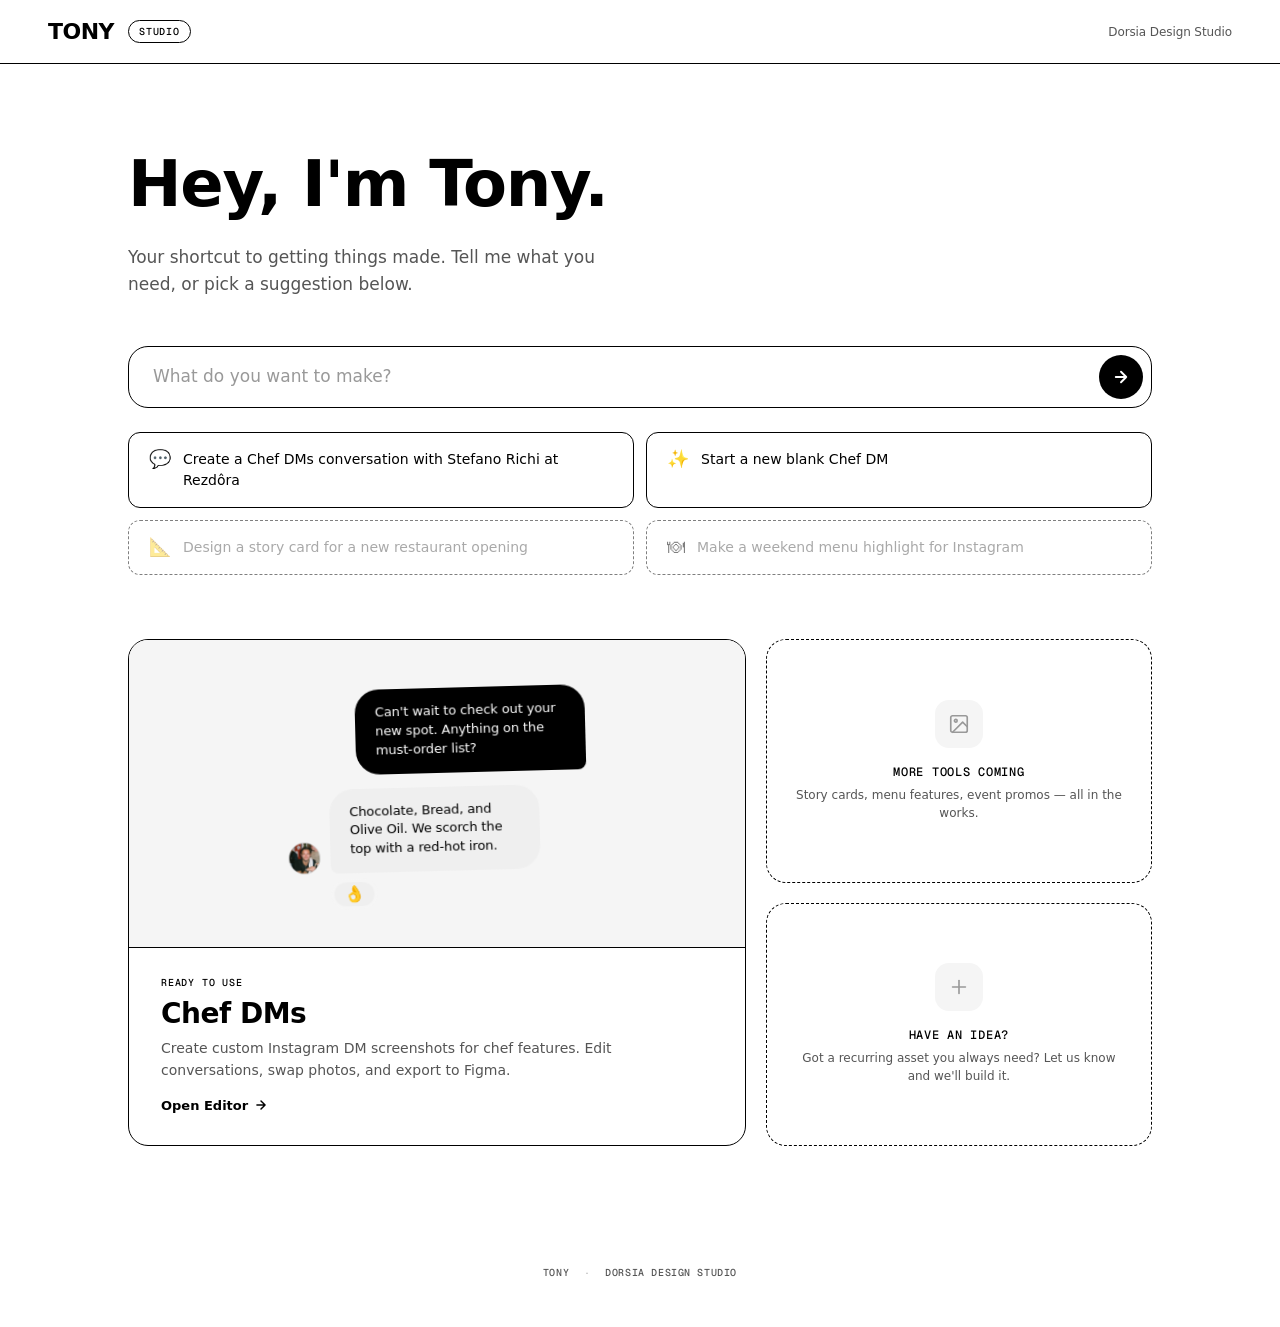
<file: chef-dm-editor/tony.html>
<!DOCTYPE html>
<html lang="en">
<head>
  <meta charset="UTF-8">
  <meta name="viewport" content="width=device-width, initial-scale=1">
  <title>Tony — Design Studio</title>
  <link rel="icon" type="image/svg+xml" href="/icon.svg">
  <link href="https://fonts.googleapis.com/css2?family=Geist+Mono:wght@400;500&display=swap" rel="stylesheet">
  <style>
    /* ── FONTS ── */
    @font-face { font-family:'Test Söhne'; src:local('TestSohne-Regular'),local('Test Söhne'),local('Test Sohne'); font-weight:400; }
    @font-face { font-family:'Test Söhne'; src:local('TestSohne-Kraftig'),local('TestSohne-Kräftig'),local('Test Söhne Kräftig'); font-weight:700; }

    /* ── RESET & VARS ── */
    :root {
      --bg: #FFFFFF;
      --card-bg: #fff;
      --text: #000;
      --text-secondary: #555;
      --text-tertiary: #999;
      --border: #000;
      --accent: #000;
      --accent-hover: #333;
      --accent-light: transparent;
      --gold: #D4A574;
      --radius-sm: 12px;
      --radius-md: 20px;
      --radius-lg: 28px;
      --font-ui: 'Test Söhne', 'Sailec', -apple-system, system-ui, sans-serif;
      --font-display: 'Test Söhne', -apple-system, system-ui, sans-serif;
      --font-mono: 'Geist Mono', monospace;
    }

    *, *::before, *::after { box-sizing: border-box; margin: 0; padding: 0; }

    /* ── BODY ── */
    body {
      background: var(--bg);
      font-family: var(--font-ui);
      color: var(--text);
      min-height: 100vh;
      -webkit-font-smoothing: antialiased;
      -moz-osx-font-smoothing: grayscale;
    }

    /* ── TOP BAR ── */
    .top-bar {
      position: sticky;
      top: 0;
      z-index: 100;
      display: flex;
      align-items: center;
      justify-content: space-between;
      padding: 0 48px;
      height: 64px;
      background: rgba(255, 255, 255, 0.9);
      backdrop-filter: blur(20px);
      -webkit-backdrop-filter: blur(20px);
      border-bottom: 1px solid #000;
    }

    .top-bar-left {
      display: flex;
      align-items: center;
      gap: 14px;
    }

    .tony-mark {
      font-family: var(--font-display);
      font-style: normal;
      font-weight: 700;
      font-size: 22px;
      color: var(--text);
      letter-spacing: -0.5px;
      line-height: 1;
      text-transform: uppercase;
    }

    .tony-badge {
      font-family: var(--font-mono);
      font-size: 10px;
      font-weight: 500;
      letter-spacing: 0.08em;
      text-transform: uppercase;
      color: #000;
      background: #fff;
      border: 1px solid #000;
      padding: 4px 10px;
      border-radius: 100px;
    }

    .top-bar-right {
      font-size: 12px;
      color: var(--text-secondary);
      font-weight: 500;
      letter-spacing: -0.1px;
    }

    /* ── MAIN ── */
    main {
      max-width: 1120px;
      margin: 0 auto;
      padding: 80px 48px 120px;
    }

    /* ── HERO ── */
    .hero {
      margin-bottom: 48px;
      animation: heroIn 0.8s cubic-bezier(0.16, 1, 0.3, 1) forwards;
    }

    @keyframes heroIn {
      from { opacity: 0; transform: translateY(16px); }
      to { opacity: 1; transform: none; }
    }

    .hero-title {
      font-family: var(--font-display);
      font-size: 64px;
      font-weight: 700;
      letter-spacing: -1.28px;
      line-height: 1.25;
      color: var(--text);
      margin-bottom: 20px;
    }

    .hero-title em {
      font-style: normal;
      color: var(--text);
    }

    .hero-sub {
      font-size: 17px;
      color: var(--text-secondary);
      line-height: 1.6;
      max-width: 520px;
      font-weight: 400;
    }

    /* ── AGENT SECTION ── */
    .agent-section {
      margin-bottom: 64px;
      animation: heroIn 0.8s cubic-bezier(0.16, 1, 0.3, 1) 0.1s both;
    }

    /* Agent input bar */
    .agent-bar {
      margin-bottom: 24px;
    }

    .agent-input-wrap {
      display: flex;
      align-items: center;
      gap: 12px;
      border: 1px solid #000;
      border-radius: var(--radius-md);
      padding: 8px 8px 8px 24px;
      transition: box-shadow 0.25s ease, border-color 0.25s ease;
    }

    .agent-input-wrap:focus-within {
      box-shadow: 0 0 0 3px rgba(0, 0, 0, 0.08);
    }

    .agent-input {
      flex: 1;
      border: none;
      outline: none;
      background: transparent;
      font-family: var(--font-ui);
      font-size: 17px;
      color: var(--text);
      line-height: 1.4;
    }

    .agent-input::placeholder {
      color: var(--text-tertiary);
    }

    .agent-submit {
      width: 44px;
      height: 44px;
      border-radius: 50%;
      border: none;
      background: #000;
      color: #fff;
      cursor: pointer;
      display: flex;
      align-items: center;
      justify-content: center;
      flex-shrink: 0;
      transition: background 0.2s ease, transform 0.15s ease;
    }

    .agent-submit:hover {
      background: var(--accent-hover);
    }

    .agent-submit:active {
      transform: scale(0.94);
    }

    .agent-submit:disabled {
      opacity: 0.4;
      cursor: not-allowed;
    }

    /* Thinking animation */
    .agent-thinking {
      display: none;
      align-items: center;
      gap: 6px;
      padding: 16px 0 8px;
    }

    .agent-thinking.visible {
      display: flex;
    }

    .thinking-dot {
      width: 8px;
      height: 8px;
      border-radius: 50%;
      background: #000;
      animation: thinkPulse 1.2s ease-in-out infinite;
    }

    .thinking-dot:nth-child(2) { animation-delay: 0.15s; }
    .thinking-dot:nth-child(3) { animation-delay: 0.3s; }

    @keyframes thinkPulse {
      0%, 60%, 100% { opacity: 0.2; transform: scale(0.85); }
      30% { opacity: 1; transform: scale(1); }
    }

    /* Agent response */
    .agent-response {
      display: none;
      padding: 24px;
      border: 1px solid #e0e0e0;
      border-radius: var(--radius-sm);
      margin-top: 16px;
      animation: fadeUp 0.4s cubic-bezier(0.16, 1, 0.3, 1) forwards;
    }

    .agent-response.visible {
      display: block;
    }

    .agent-response.error {
      border-color: #ccc;
      border-style: dashed;
    }

    @keyframes fadeUp {
      from { opacity: 0; transform: translateY(8px); }
      to { opacity: 1; transform: none; }
    }

    .agent-response-text {
      font-size: 15px;
      line-height: 1.6;
      color: var(--text);
      margin-bottom: 0;
    }

    .agent-action-btn {
      display: inline-flex;
      align-items: center;
      gap: 8px;
      margin-top: 16px;
      padding: 12px 24px;
      background: #000;
      color: #fff;
      border: none;
      border-radius: 100px;
      font-family: var(--font-ui);
      font-size: 14px;
      font-weight: 600;
      cursor: pointer;
      text-decoration: none;
      transition: background 0.2s ease, transform 0.15s ease;
    }

    .agent-action-btn:hover {
      background: var(--accent-hover);
    }

    .agent-action-btn:active {
      transform: scale(0.97);
    }

    .agent-clear {
      display: inline-block;
      margin-top: 12px;
      margin-left: 16px;
      font-size: 13px;
      color: var(--text-tertiary);
      cursor: pointer;
      border: none;
      background: none;
      font-family: var(--font-ui);
      text-decoration: underline;
      text-underline-offset: 3px;
      transition: color 0.15s ease;
    }

    .agent-clear:hover {
      color: var(--text);
    }

    /* Example prompts grid */
    .prompts-grid {
      display: grid;
      grid-template-columns: 1fr 1fr;
      gap: 12px;
    }

    .prompt-card {
      display: flex;
      align-items: flex-start;
      gap: 12px;
      padding: 16px 20px;
      border: 1px solid #000;
      border-radius: var(--radius-sm);
      background: #fff;
      cursor: pointer;
      transition: transform 0.25s cubic-bezier(0.34, 1.4, 0.64, 1), box-shadow 0.25s ease;
      text-align: left;
    }

    .prompt-card:hover {
      transform: translateY(-2px);
      box-shadow: 0 8px 24px rgba(0, 0, 0, 0.06);
    }

    .prompt-card:active {
      transform: translateY(0);
    }

    .prompt-card-icon {
      font-size: 18px;
      line-height: 1;
      flex-shrink: 0;
      margin-top: 1px;
    }

    .prompt-card-text {
      font-size: 14px;
      line-height: 1.5;
      color: var(--text);
    }

    .prompt-soon {
      border-style: dashed;
      opacity: 0.5;
      cursor: default;
    }

    .prompt-soon:hover {
      transform: none;
      box-shadow: none;
    }

    .prompt-soon .prompt-card-text {
      color: var(--text-secondary);
    }

    /* Toast notification */
    .toast {
      position: fixed;
      bottom: 32px;
      left: 50%;
      transform: translateX(-50%) translateY(80px);
      background: #000;
      color: #fff;
      font-family: var(--font-ui);
      font-size: 14px;
      font-weight: 500;
      padding: 12px 28px;
      border-radius: 100px;
      z-index: 1000;
      pointer-events: none;
      opacity: 0;
      transition: transform 0.4s cubic-bezier(0.34, 1.4, 0.64, 1), opacity 0.3s ease;
    }

    .toast.visible {
      transform: translateX(-50%) translateY(0);
      opacity: 1;
    }

    /* ── TOOLS GRID (Bento) ── */
    .tools-grid {
      display: grid;
      grid-template-columns: 1.6fr 1fr;
      grid-template-rows: auto auto;
      gap: 20px;
    }

    /* ── TOOL CARD (shared) ── */
    .tool-card {
      background: var(--card-bg);
      border: 1px solid var(--border);
      border-radius: var(--radius-md);
      overflow: hidden;
      transition:
        transform 0.35s cubic-bezier(0.34, 1.4, 0.64, 1),
        box-shadow 0.35s cubic-bezier(0.16, 1, 0.3, 1),
        border-color 0.25s ease;
    }

    /* ── ACTIVE CARD ── */
    .tool-card-active {
      grid-row: 1 / 3;
      display: flex;
      flex-direction: column;
      text-decoration: none;
      color: inherit;
      cursor: pointer;
    }

    .tool-card-active:hover {
      transform: translateY(-4px);
      box-shadow: 0 20px 60px rgba(0,0,0,0.08), 0 4px 16px rgba(0,0,0,0.04);
      border-color: #000;
    }

    .tool-card-active:active {
      transform: translateY(-2px);
    }

    /* Card preview area */
    .card-preview {
      position: relative;
      padding: 48px 40px 40px;
      background: #f5f5f5;
      border-bottom: 1px solid #000;
      flex: 1;
      display: flex;
      align-items: center;
      justify-content: center;
      overflow: hidden;
    }

    /* Mini DM mockup inside the card */
    .dm-mockup {
      width: 300px;
      display: flex;
      flex-direction: column;
      gap: 14px;
      transform: rotate(-1.5deg);
      transition: transform 0.5s cubic-bezier(0.34, 1.4, 0.64, 1);
    }

    .tool-card-active:hover .dm-mockup {
      transform: rotate(0deg) scale(1.03);
    }

    .mock-bubble {
      padding: 14px 20px;
      font-size: 13px;
      line-height: 1.45;
      font-weight: 400;
      letter-spacing: -0.1px;
    }

    .mock-right {
      align-self: flex-end;
      background: #000;
      color: #fff;
      border-radius: 24px 24px 8px 24px;
      max-width: 230px;
    }

    .mock-left-row {
      display: flex;
      align-items: flex-end;
      gap: 10px;
    }

    .mock-avatar {
      width: 32px;
      height: 32px;
      border-radius: 50%;
      background: #ddd;
      flex-shrink: 0;
      overflow: hidden;
    }

    .mock-avatar img {
      width: 100%;
      height: 100%;
      object-fit: cover;
    }

    .mock-left {
      background: #efefef;
      color: #000;
      border-radius: 24px 24px 24px 8px;
      max-width: 210px;
    }

    .mock-reaction {
      align-self: flex-start;
      margin-left: 42px;
      margin-top: -8px;
      background: #efefef;
      border: 3px solid #f5f5f5;
      border-radius: 20px;
      padding: 4px 10px;
      font-size: 16px;
      line-height: 1;
      width: fit-content;
    }

    /* Card info area */
    .card-info {
      padding: 28px 32px 32px;
      display: flex;
      flex-direction: column;
      gap: 8px;
    }

    .card-label {
      font-family: var(--font-mono);
      font-size: 10px;
      font-weight: 500;
      letter-spacing: 0.08em;
      text-transform: uppercase;
      color: #000;
    }

    .card-title {
      font-family: var(--font-display);
      font-size: 28px;
      font-weight: 700;
      letter-spacing: -0.5px;
      color: var(--text);
    }

    .card-desc {
      font-size: 14px;
      color: var(--text-secondary);
      line-height: 1.55;
    }

    .card-action {
      display: inline-flex;
      align-items: center;
      gap: 6px;
      margin-top: 8px;
      font-size: 13px;
      font-weight: 600;
      color: #000;
      transition: gap 0.3s cubic-bezier(0.34, 1.4, 0.64, 1);
    }

    .tool-card-active:hover .card-action {
      gap: 10px;
    }

    .card-action-arrow {
      transition: transform 0.3s cubic-bezier(0.34, 1.4, 0.64, 1);
    }

    .tool-card-active:hover .card-action-arrow {
      transform: translateX(2px);
    }

    /* ── COMING SOON CARD ── */
    .tool-card-soon {
      display: flex;
      flex-direction: column;
      align-items: center;
      justify-content: center;
      text-align: center;
      padding: 32px 28px;
      border-style: dashed;
      border-color: #000;
      background: #fff;
    }

    .soon-icon {
      width: 48px;
      height: 48px;
      border-radius: 14px;
      background: #f5f5f5;
      display: flex;
      align-items: center;
      justify-content: center;
      margin-bottom: 16px;
      color: var(--text-tertiary);
    }

    .soon-title {
      font-family: var(--font-mono);
      font-size: 12px;
      font-weight: 500;
      letter-spacing: 0.06em;
      text-transform: uppercase;
      color: var(--text);
      margin-bottom: 6px;
    }

    .soon-desc {
      font-size: 12px;
      color: var(--text-secondary);
      line-height: 1.5;
    }

    /* ── FOOTER ── */
    .footer {
      font-family: var(--font-mono);
      text-align: center;
      padding: 0 48px 48px;
      font-size: 10px;
      font-weight: 500;
      color: var(--text-secondary);
      letter-spacing: 0.06em;
      text-transform: uppercase;
    }

    .footer-dot {
      display: inline-block;
      margin: 0 8px;
      opacity: 0.4;
    }

    /* ── STAGGERED ENTRANCE ── */
    .tool-card-active {
      animation: cardUp 0.7s cubic-bezier(0.16, 1, 0.3, 1) 0.15s both;
    }
    .tool-card-soon:nth-child(2) {
      animation: cardUp 0.7s cubic-bezier(0.16, 1, 0.3, 1) 0.3s both;
    }
    .tool-card-soon:nth-child(3) {
      animation: cardUp 0.7s cubic-bezier(0.16, 1, 0.3, 1) 0.42s both;
    }

    @keyframes cardUp {
      from { opacity: 0; transform: translateY(24px); }
      to { opacity: 1; transform: none; }
    }

    /* ── RESPONSIVE ── */
    @media (max-width: 860px) {
      main { padding: 48px 24px 80px; }
      .top-bar { padding: 0 24px; }
      .hero-title { font-size: 48px; }
      .hero-sub { font-size: 15px; }
      .prompts-grid { grid-template-columns: 1fr; }
      .tools-grid {
        grid-template-columns: 1fr;
        grid-template-rows: auto;
      }
      .tool-card-active { grid-row: auto; }
      .card-preview { padding: 36px 28px 32px; }
      .dm-mockup { width: 260px; }
    }

    @media (max-width: 500px) {
      main { padding: 32px 16px 60px; }
      .top-bar { padding: 0 16px; height: 56px; }
      .tony-mark { font-size: 22px; }
      .hero-title { font-size: 36px; letter-spacing: -1px; }
      .hero { margin-bottom: 32px; }
      .agent-input { font-size: 15px; }
      .agent-input-wrap { padding: 6px 6px 6px 16px; }
      .agent-submit { width: 38px; height: 38px; }
      .prompt-card { padding: 14px 16px; }
      .prompt-card-text { font-size: 13px; }
      .card-info { padding: 22px 24px 26px; }
      .card-title { font-size: 22px; }
      .footer { padding: 0 16px 32px; }
    }
  </style>
</head>
<body>

<!-- TOP BAR -->
<nav class="top-bar">
  <div class="top-bar-left">
    <span class="tony-mark">Tony</span>
    <span class="tony-badge">Studio</span>
  </div>
  <div class="top-bar-right">Dorsia Design Studio</div>
</nav>

<!-- MAIN -->
<main>

  <!-- HERO -->
  <div class="hero">
    <h1 class="hero-title">Hey, I'm <em>Tony.</em></h1>
    <p class="hero-sub">Your shortcut to getting things made. Tell me what you need, or pick a suggestion below.</p>
  </div>

  <!-- AGENT SECTION -->
  <div class="agent-section">

    <!-- Agent Input Bar -->
    <div class="agent-bar">
      <div class="agent-input-wrap">
        <input
          type="text"
          class="agent-input"
          id="agent-input"
          placeholder="What do you want to make?"
          autocomplete="off"
        >
        <button class="agent-submit" id="agent-submit" aria-label="Send prompt">
          <svg width="18" height="18" viewBox="0 0 24 24" fill="none" stroke="currentColor" stroke-width="2.5" stroke-linecap="round" stroke-linejoin="round">
            <path d="M5 12h14M12 5l7 7-7 7"/>
          </svg>
        </button>
      </div>

      <!-- Thinking dots -->
      <div class="agent-thinking" id="agent-thinking">
        <div class="thinking-dot"></div>
        <div class="thinking-dot"></div>
        <div class="thinking-dot"></div>
      </div>

      <!-- Response area (hidden by default) -->
      <div class="agent-response" id="agent-response">
        <p class="agent-response-text" id="agent-response-text"></p>
        <div id="agent-response-actions"></div>
      </div>
    </div>

    <!-- Example Prompts Grid -->
    <div class="prompts-grid" id="prompts-grid"></div>

  </div><!-- /agent-section -->

  <!-- TOOLS GRID -->
  <div class="tools-grid">

    <!-- Chef DMs — active tool -->
    <a href="chef-dms.html" class="tool-card tool-card-active">
      <div class="card-preview">
        <div class="dm-mockup">
          <div class="mock-bubble mock-right">Can't wait to check out your new spot. Anything on the must-order list?</div>
          <div class="mock-left-row">
            <div class="mock-avatar">
              <img src="assets/chef-avatar.png" alt="">
            </div>
            <div class="mock-bubble mock-left">Chocolate, Bread, and Olive Oil. We scorch the top with a red-hot iron.</div>
          </div>
          <div class="mock-reaction">👌</div>
        </div>
      </div>
      <div class="card-info">
        <span class="card-label">Ready to use</span>
        <h2 class="card-title">Chef DMs</h2>
        <p class="card-desc">Create custom Instagram DM screenshots for chef features. Edit conversations, swap photos, and export to Figma.</p>
        <span class="card-action">
          Open Editor
          <svg class="card-action-arrow" width="14" height="14" viewBox="0 0 24 24" fill="none" stroke="currentColor" stroke-width="2.5" stroke-linecap="round" stroke-linejoin="round">
            <path d="M5 12h14M12 5l7 7-7 7"/>
          </svg>
        </span>
      </div>
    </a>

    <!-- Coming soon 1 -->
    <div class="tool-card tool-card-soon">
      <div class="soon-icon">
        <svg width="22" height="22" viewBox="0 0 24 24" fill="none" stroke="currentColor" stroke-width="1.8" stroke-linecap="round" stroke-linejoin="round">
          <rect x="3" y="3" width="18" height="18" rx="2"/>
          <circle cx="8.5" cy="8.5" r="1.5"/>
          <polyline points="21 15 16 10 5 21"/>
        </svg>
      </div>
      <div class="soon-title">More tools coming</div>
      <div class="soon-desc">Story cards, menu features, event promos — all in the works.</div>
    </div>

    <!-- Coming soon 2 -->
    <div class="tool-card tool-card-soon">
      <div class="soon-icon">
        <svg width="22" height="22" viewBox="0 0 24 24" fill="none" stroke="currentColor" stroke-width="1.8" stroke-linecap="round" stroke-linejoin="round">
          <line x1="12" y1="5" x2="12" y2="19"/><line x1="5" y1="12" x2="19" y2="12"/>
        </svg>
      </div>
      <div class="soon-title">Have an idea?</div>
      <div class="soon-desc">Got a recurring asset you always need? Let us know and we'll build it.</div>
    </div>

  </div><!-- /tools-grid -->

</main>

<!-- FOOTER -->
<div class="footer">
  Tony <span class="footer-dot">·</span> Dorsia Design Studio
</div>

<!-- TOAST (for "coming soon" notifications) -->
<div class="toast" id="toast"></div>

<script>
// ─── TONY AGENT — Frontend Logic ─────────────────────────────────────────────

// ── Prompt definitions ──
// Each prompt card the user sees below the input bar.
// "active" means it actually works; inactive ones show a "coming soon" toast.
const PROMPTS = [
  {
    text: 'Create a Chef DMs conversation with Stefano Richi at Rezdôra',
    icon: '💬',
    active: true,
  },
  {
    text: 'Start a new blank Chef DM',
    icon: '✨',
    active: true,
  },
  {
    text: 'Design a story card for a new restaurant opening',
    icon: '📐',
    active: false,
  },
  {
    text: 'Make a weekend menu highlight for Instagram',
    icon: '🍽',
    active: false,
  },
];

// ── DOM references ──
const inputEl     = document.getElementById('agent-input');
const submitBtn   = document.getElementById('agent-submit');
const thinkingEl  = document.getElementById('agent-thinking');
const responseEl  = document.getElementById('agent-response');
const responseText = document.getElementById('agent-response-text');
const actionsEl   = document.getElementById('agent-response-actions');
const promptsGrid = document.getElementById('prompts-grid');
const toastEl     = document.getElementById('toast');

// ── Render example prompt cards ──
function renderPrompts() {
  promptsGrid.innerHTML = PROMPTS.map((p, i) => {
    const soonClass = p.active ? '' : ' prompt-soon';
    return `
      <div class="prompt-card${soonClass}" data-index="${i}">
        <span class="prompt-card-icon">${p.icon}</span>
        <span class="prompt-card-text">${p.text}</span>
      </div>
    `;
  }).join('');

  // Attach click handlers
  promptsGrid.querySelectorAll('.prompt-card').forEach(card => {
    card.addEventListener('click', () => {
      const idx = parseInt(card.dataset.index);
      handlePromptClick(idx);
    });
  });
}

// ── Handle prompt card click ──
function handlePromptClick(index) {
  const prompt = PROMPTS[index];
  if (!prompt) return;

  if (!prompt.active) {
    showToast('Coming soon — stay tuned!');
    return;
  }

  // Clear any previous response
  clearResponse();

  // Typewriter-fill the input, then submit
  typewriterFill(inputEl, prompt.text, () => {
    handleSubmit();
  });
}

// ── Typewriter fill animation ──
// Types text into the input character by character (~8ms per character)
function typewriterFill(input, text, callback) {
  input.value = '';
  input.focus();
  let i = 0;
  const interval = setInterval(() => {
    input.value += text[i];
    i++;
    if (i >= text.length) {
      clearInterval(interval);
      if (callback) setTimeout(callback, 150);
    }
  }, 8);
}

// ── Handle submit ──
function handleSubmit() {
  const prompt = inputEl.value.trim();
  if (!prompt) return;

  // Show thinking, hide previous response
  submitBtn.disabled = true;
  thinkingEl.classList.add('visible');
  responseEl.classList.remove('visible');
  responseEl.classList.remove('error');

  callTonyAPI(prompt)
    .then(data => {
      thinkingEl.classList.remove('visible');
      submitBtn.disabled = false;
      displayResponse(data);
    })
    .catch(() => {
      thinkingEl.classList.remove('visible');
      submitBtn.disabled = false;
      displayResponse({ text: "Something went wrong. Try again?", error: true });
    });
}

// ── Call the Tony API ──
async function callTonyAPI(prompt) {
  const res = await fetch('/api/chat', {
    method: 'POST',
    headers: { 'Content-Type': 'application/json' },
    body: JSON.stringify({ prompt }),
  });
  if (!res.ok) {
    const errData = await res.json().catch(() => ({}));
    return { text: errData.text || "Something went wrong. Try again?", error: true };
  }
  return res.json();
}

// ── Display Claude's response ──
function displayResponse(data) {
  responseText.textContent = data.text || '';
  actionsEl.innerHTML = '';

  if (data.error) {
    responseEl.classList.add('error');
  }

  // If Claude triggered the create_chef_dm tool, show an action button
  if (data.action && data.action.type === 'chef-dm') {
    const params = data.action.params;
    const btn = document.createElement('a');
    btn.className = 'agent-action-btn';
    btn.textContent = 'Open Chef DMs →';
    btn.href = buildChefDMUrl(params);
    actionsEl.appendChild(btn);

    const clearBtn = document.createElement('button');
    clearBtn.className = 'agent-clear';
    clearBtn.textContent = 'Ask something else';
    clearBtn.addEventListener('click', clearResponse);
    actionsEl.appendChild(clearBtn);
  } else {
    const clearBtn = document.createElement('button');
    clearBtn.className = 'agent-clear';
    clearBtn.textContent = 'Ask something else';
    clearBtn.addEventListener('click', clearResponse);
    actionsEl.appendChild(clearBtn);
  }

  responseEl.classList.add('visible');
}

// ── Build Chef DM URL from params ──
function buildChefDMUrl(params) {
  const query = new URLSearchParams();
  if (params.chef) query.set('chef', params.chef);
  if (params.venue) query.set('venue', params.venue);
  if (params.handle) query.set('handle', params.handle);
  return 'chef-dms.html?' + query.toString();
}

// ── Clear / reset the response area ──
function clearResponse() {
  responseEl.classList.remove('visible');
  responseEl.classList.remove('error');
  responseText.textContent = '';
  actionsEl.innerHTML = '';
  inputEl.value = '';
  inputEl.focus();
}

// ── Toast notification ──
let toastTimeout;
function showToast(message) {
  clearTimeout(toastTimeout);
  toastEl.textContent = message;
  toastEl.classList.add('visible');
  toastTimeout = setTimeout(() => {
    toastEl.classList.remove('visible');
  }, 2500);
}

// ── Event listeners ──
submitBtn.addEventListener('click', handleSubmit);
inputEl.addEventListener('keydown', (e) => {
  if (e.key === 'Enter' && !e.shiftKey) {
    e.preventDefault();
    handleSubmit();
  }
});

// ── Init ──
renderPrompts();
</script>

</body>
</html>
</file>
